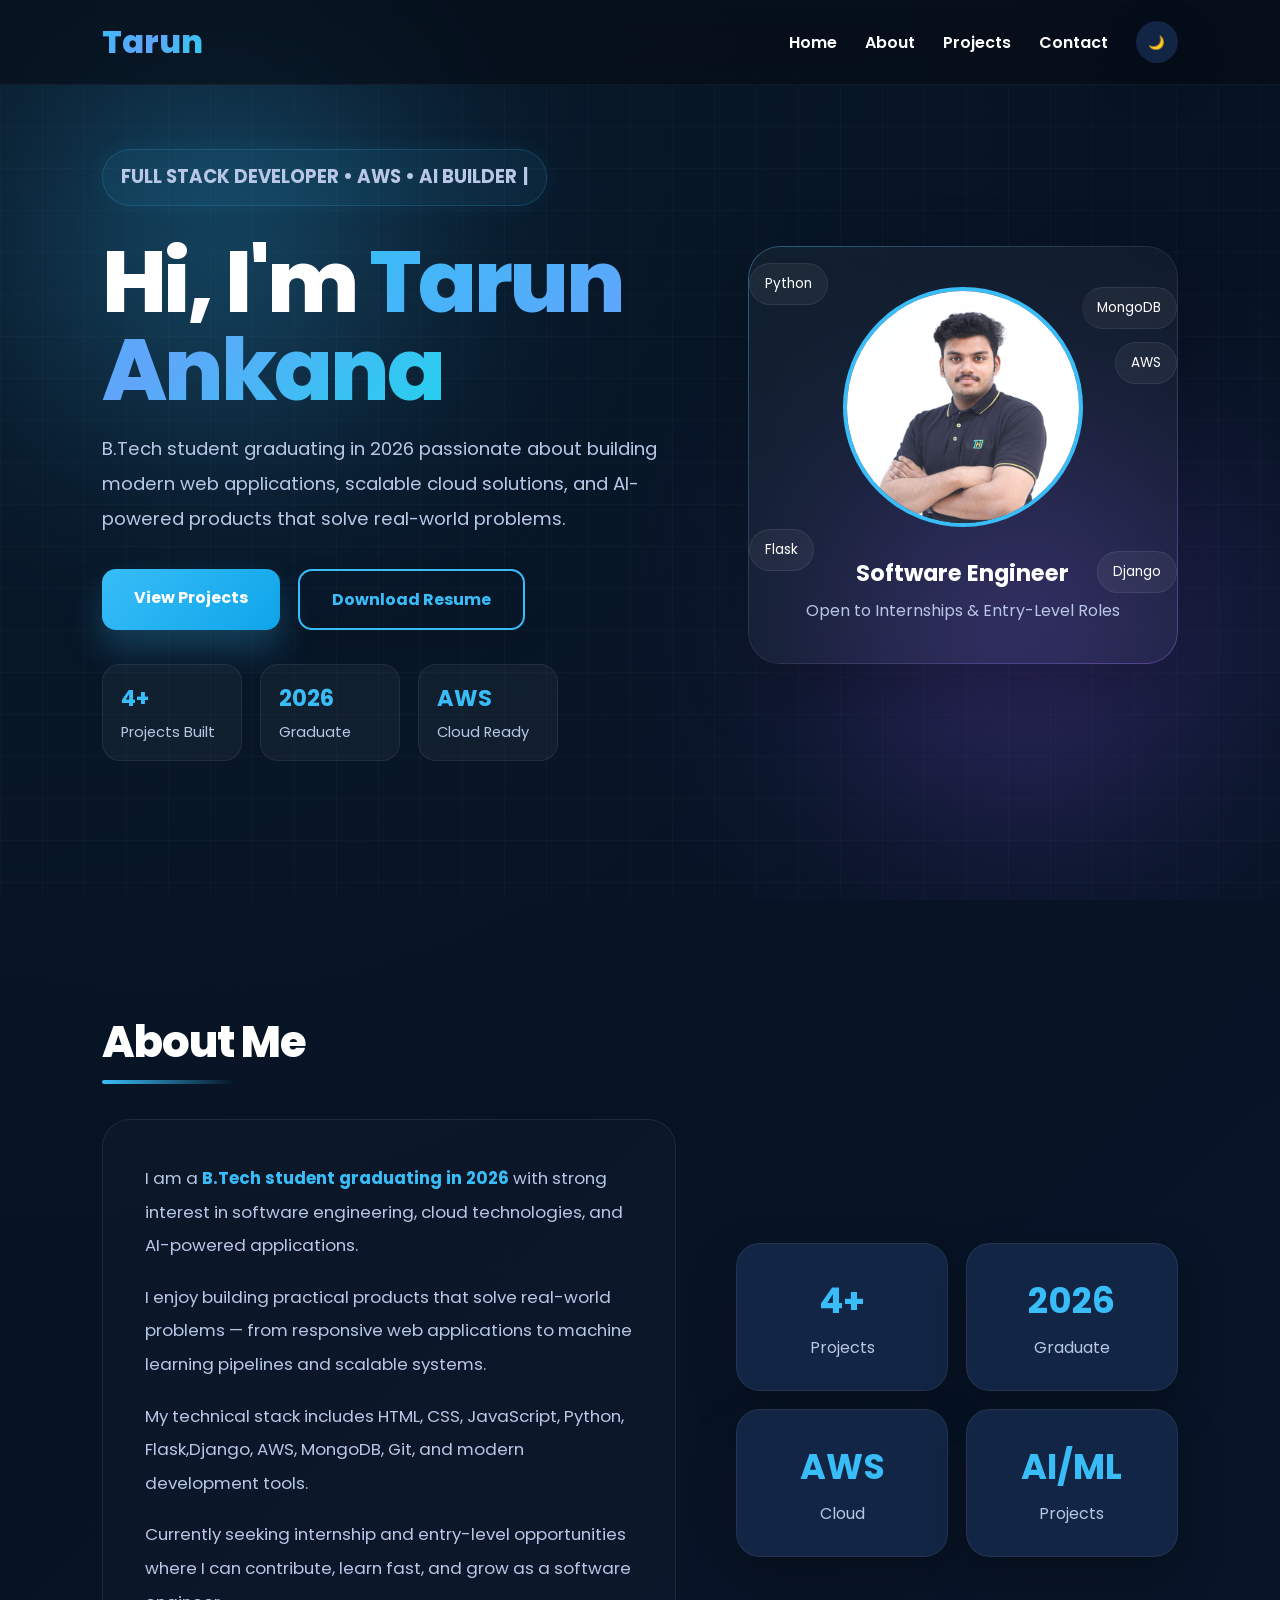
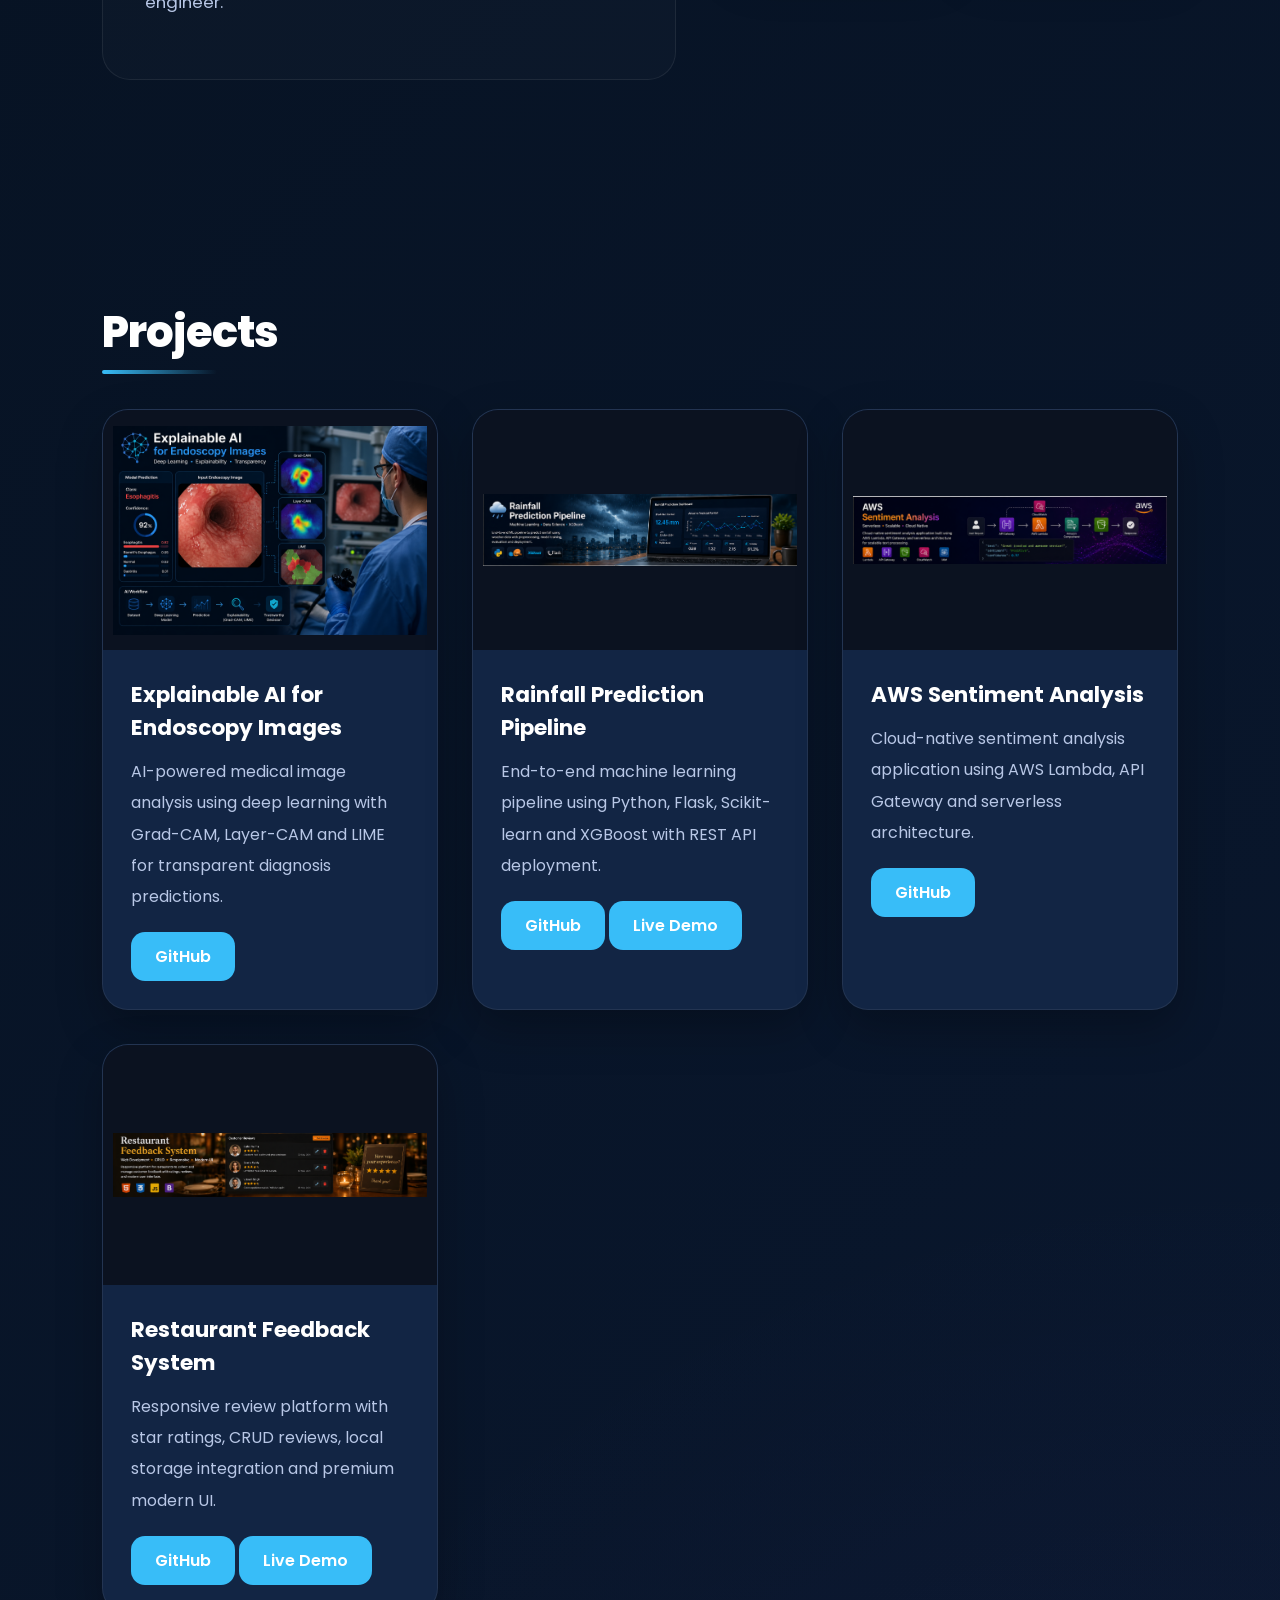
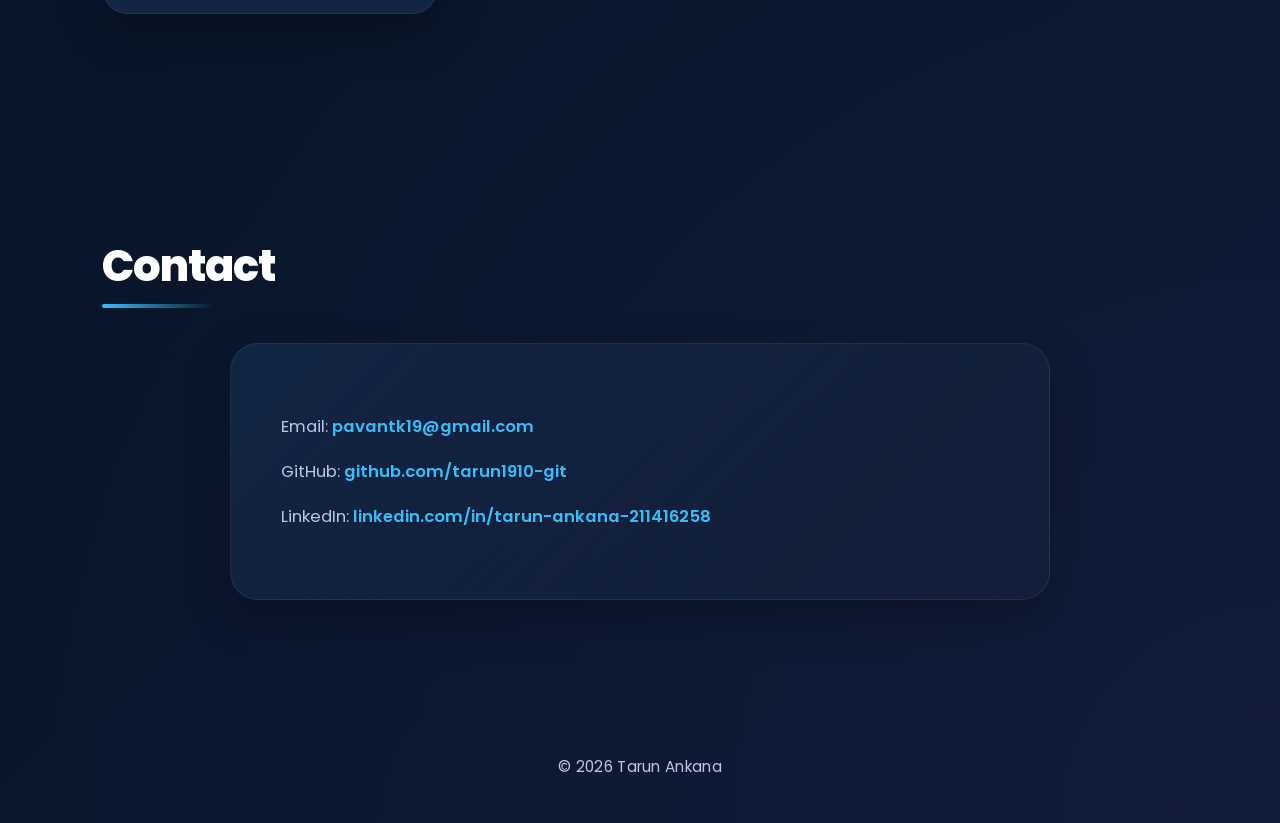
<file: index.html>
<!-- index.html -->
<!DOCTYPE html>
<html lang="en">
<head>
<meta charset="UTF-8">
<meta name="viewport" content="width=device-width, initial-scale=1.0">
<title>Tarun Ankana | Portfolio</title>

<link rel="preconnect" href="https://fonts.googleapis.com">
<link rel="stylesheet" href="https://fonts.googleapis.com/css2?family=Poppins:wght@300;400;500;600;700;800&display=swap">
<link rel="stylesheet" href="style.css">
</head>

<body>

<!-- NAVBAR -->
<nav>
    <div class="logo">Tarun</div>

    <ul>
        <li><a href="#home">Home</a></li>
        <li><a href="#about">About</a></li>
        <li><a href="#projects">Projects</a></li>
        <li><a href="#contact">Contact</a></li>
        <li><button class="toggle" onclick="toggleTheme()">🌙</button></li>
    </ul>
</nav>

<!-- HERO -->
<section class="hero" id="home">

    <div class="blur b1"></div>
    <div class="blur b2"></div>

    <div class="hero-content">

        <!-- LEFT SIDE -->
        <div class="hero-left">

            <p class="hero-role">FULL STACK DEVELOPER • AWS • AI BUILDER</p>

            <h1>
                Hi, I'm <span>Tarun Ankana</span>
            </h1>

            <p>
                B.Tech student graduating in 2026 passionate about building
                modern web applications, scalable cloud solutions, and
                AI-powered products that solve real-world problems.
            </p>

            <div class="buttons">
                <a href="#projects" class="btn primary">View Projects</a>
                 <a href="Tarun_Ankana_Resume (4).pdf" download class="btn outline">
                    Download Resume
                </a>
            </div>

            <div class="hero-stats">

                <div class="stat">
                    <h3>4+</h3>
                    <span>Projects Built</span>
                </div>

                <div class="stat">
                    <h3>2026</h3>
                    <span>Graduate</span>
                </div>

                <div class="stat">
                    <h3>AWS</h3>
                    <span>Cloud Ready</span>
                </div>

            </div>

        </div>

        <!-- RIGHT SIDE -->
        <div class="hero-right">

            <div class="profile-card">

                <span class="tag t1">Python</span>
                <span class="tag t2">AWS</span>
                <span class="tag t3">Flask</span>
                <span class="tag t4">Django</span>
                <span class="tag t5">MongoDB</span>

                <img src="images/myprofile.jpg" class="profile">

                <h3>Software Engineer</h3>
                <p>Open to Internships & Entry-Level Roles</p>

            </div>

        </div>

    </div>

</section>
<!-- ABOUT -->
<section class="about reveal" id="about">

<h2 class="title">About Me</h2>

<div class="about-wrapper">

<div class="about-left">

<p class="intro">
I am a <span>B.Tech student graduating in 2026</span> with strong interest in
software engineering, cloud technologies, and AI-powered applications.
</p>

<p>
I enjoy building practical products that solve real-world problems — from
responsive web applications to machine learning pipelines and scalable systems.
</p>

<p>
My technical stack includes HTML, CSS, JavaScript, Python, Flask,Django, AWS,
MongoDB, Git, and modern development tools.
</p>

<p>
Currently seeking internship and entry-level opportunities where I can
contribute, learn fast, and grow as a software engineer.
</p>

</div>

<div class="about-right">

<div class="stat-card">
<h3>4+</h3>
<span>Projects</span>
</div>

<div class="stat-card">
<h3>2026</h3>
<span>Graduate</span>
</div>

<div class="stat-card">
<h3>AWS</h3>
<span>Cloud</span>
</div>

<div class="stat-card">
<h3>AI/ML</h3>
<span>Projects</span>
</div>

</div>

</div>
</section>

<!-- PROJECTS -->
<section class="reveal" id="projects">

<h2 class="title">Projects</h2>

<div class="grid">

<!-- CARD 1 -->
<div class="card">

<img src="images/doctor.png" class="project-img">

<div class="card-content">
<h3>Explainable AI for Endoscopy Images</h3>

<p>
AI-powered medical image analysis using deep learning with Grad-CAM,
Layer-CAM and LIME for transparent diagnosis predictions.
</p>

<a href="https://github.com/tarun1910-git/Explainable-AI"
target="_blank" class="small-btn">GitHub</a>
</div>

</div>

<!-- CARD 2 -->
<div class="card">

<img src="images/Rainfall.png" class="project-img">

<div class="card-content">
<h3>Rainfall Prediction Pipeline</h3>

<p>
End-to-end machine learning pipeline using Python, Flask,
Scikit-learn and XGBoost with REST API deployment.
</p>

<a href="https://github.com/tarun1910-git/Rain_Prediction_Pipeline_Flask"
target="_blank" class="small-btn">GitHub</a>
<a href="https://rain-prediction-pipeline-flask.onrender.com"
target="_blank" class="small-btn">Live Demo</a>
</div>

</div>

<!-- CARD 3 -->
<div class="card">

<img src="images/Sentiment.png" class="project-img">

<div class="card-content">
<h3>AWS Sentiment Analysis</h3>

<p>
Cloud-native sentiment analysis application using AWS Lambda,
API Gateway and serverless architecture.
</p>

<a href="https://github.com/tarun1910-git/AWS-SERVERLESS-SENTIMENT-ANALYSIS"
target="_blank" class="small-btn">GitHub</a>
</div>

</div>

<!-- CARD 4 -->
<div class="card">

<img src="images/restaurant.png" class="project-img">

<div class="card-content">
<h3>Restaurant Feedback System</h3>

<p>
Responsive review platform with star ratings, CRUD reviews,
local storage integration and premium modern UI.
</p>

<a href="https://github.com/tarun1910-git/Restaurant-Feedback"
target="_blank" class="small-btn">GitHub</a>
<a href="https://tarun1910-git.github.io/Restaurant-Feedback/"
target="_blank" class="small-btn">Live Demo</a>
</div>

</div>

</div>
</section>

<!-- CONTACT -->
<section class="reveal" id="contact">

<h2 class="title">Contact</h2>

<div class="contact-box">

<p>Email:
<a href="mailto:pavantk19@gmail.com">
pavantk19@gmail.com
</a>
</p>

<p>GitHub:
<a href="https://github.com/tarun1910-git" target="_blank">
github.com/tarun1910-git
</a>
</p>

<p>LinkedIn:
<a href="https://linkedin.com/in/tarun-ankana-211416258"
target="_blank">
linkedin.com/in/tarun-ankana-211416258
</a>
</p>

</div>

</section>

<footer>
© 2026 Tarun Ankana
</footer>

<script src="script.js"></script>

</body>
</html>
</file>
<file: style.css>
/* =====================================
   FINAL ELITE PORTFOLIO CSS
===================================== */

@import url('https://fonts.googleapis.com/css2?family=Poppins:wght@300;400;500;600;700;800&display=swap');

*{
    margin:0;
    padding:0;
    box-sizing:border-box;
    scroll-behavior:smooth;
}

:root{
    --bg:#06111f;
    --bg2:#0a1830;
    --card:#122544;
    --text:#ffffff;
    --muted:#b8c7e6;
    --blue:#38bdf8;
    --blue2:#0ea5e9;
    --border:rgba(255,255,255,.07);
    --shadow:0 18px 45px rgba(0,0,0,.25);
}

body.light{
    --bg:#f8fafc;
    --bg2:#e8eef8;
    --card:#ffffff;
    --text:#111827;
    --muted:#475569;
    --blue:#2563eb;
    --blue2:#1d4ed8;
    --border:rgba(0,0,0,.08);
    --shadow:0 14px 30px rgba(0,0,0,.08);
}

body{
    font-family:'Poppins',sans-serif;
    background:linear-gradient(135deg,var(--bg),var(--bg2));
    color:var(--text);
    overflow-x:hidden;
    transition:.35s ease;
}

/* ================= NAVBAR ================= */

nav{
    position:fixed;
    top:0;
    left:0;
    width:100%;
    padding:18px 8%;
    display:flex;
    justify-content:space-between;
    align-items:center;
    background:rgba(5,10,20,.60);
    backdrop-filter:blur(14px);
    z-index:1000;
}

body.light nav{
    background:rgba(255,255,255,.80);
}

.logo{
    font-size:1.8rem;
    font-weight:800;
    color:var(--blue);
}

nav ul{
    list-style:none;
    display:flex;
    align-items:center;
    gap:28px;
}

nav ul li a{
    text-decoration:none;
    color:var(--text);
    font-weight:600;
    position:relative;
    transition:.3s;
}

nav ul li a::after{
    content:'';
    position:absolute;
    left:0;
    bottom:-6px;
    width:0%;
    height:2px;
    background:var(--blue);
    transition:.3s;
}

nav ul li a:hover{
    color:var(--blue);
}

nav ul li a:hover::after{
    width:100%;
}

.toggle{
    width:42px;
    height:42px;
    border:none;
    border-radius:50%;
    background:var(--card);
    color:var(--text);
    cursor:pointer;
    box-shadow:var(--shadow);
}

/* ================= GLOBAL ================= */

section{
    padding:90px 8%;
}

.title{
    font-size:2.3rem;
    font-weight:800;
    margin-bottom:45px;
    position:relative;
    display:inline-block;
}

.title::after{
    content:'';
    position:absolute;
    left:0;
    bottom:-10px;
    width:65%;
    height:4px;
    border-radius:20px;
    background:linear-gradient(90deg,var(--blue),transparent);
}

/* ================= HERO ================= */

.hero{
    min-height:100vh;
    padding:120px 8% 80px;
    display:flex;
    align-items:center;
    justify-content:center;
    position:relative;
    overflow:hidden;
}

.hero::before{
    content:"";
    position:absolute;
    inset:0;
    background:
    linear-gradient(rgba(255,255,255,.02) 1px, transparent 1px),
    linear-gradient(90deg, rgba(255,255,255,.02) 1px, transparent 1px);
    background-size:42px 42px;
}

body.light .hero::before{
    background:
    linear-gradient(rgba(0,0,0,.03) 1px, transparent 1px),
    linear-gradient(90deg, rgba(0,0,0,.03) 1px, transparent 1px);
}

.blur{
    position:absolute;
    border-radius:50%;
    filter:blur(120px);
    opacity:.35;
    animation:floatBlob 8s ease-in-out infinite;
}

.b1{
    width:340px;
    height:340px;
    background:#38bdf8;
    top:8%;
    left:4%;
}

.b2{
    width:360px;
    height:360px;
    background:#8b5cf6;
    right:6%;
    bottom:10%;
    animation-delay:2s;
}

@keyframes floatBlob{
    0%,100%{transform:translate(0,0);}
    50%{transform:translate(30px,-25px);}
}

.hero-content{
    width:100%;
    max-width:1280px;
    display:grid;
    grid-template-columns:1.15fr .85fr;
    gap:70px;
    align-items:center;
    position:relative;
    z-index:2;
}

.hero-role{
    display:inline-block;
    padding:10px 18px;
    border-radius:50px;
    background:rgba(56,189,248,.08);
    border:1px solid rgba(56,189,248,.18);
    color:var(--blue);
    font-size:.95rem;
    font-weight:700;
    margin-bottom:22px;
}

.hero-left h1{
    font-size:4.6rem;
    line-height:1.08;
    font-weight:800;
    margin-bottom:18px;
}

.hero-left h1 span{
    color:var(--blue);
}

.hero-left p{
    max-width:620px;
    color:var(--muted);
    font-size:1.1rem;
    line-height:1.9;
    margin-bottom:32px;
}

.buttons{
    display:flex;
    gap:18px;
    flex-wrap:wrap;
    margin-bottom:34px;
}

.btn{
    padding:16px 32px;
    border-radius:14px;
    text-decoration:none;
    font-weight:700;
    transition:.3s ease;
}

.primary{
    background:linear-gradient(135deg,var(--blue),var(--blue2));
    color:#fff;
    box-shadow:0 16px 32px rgba(56,189,248,.25);
}

.primary:hover{
    transform:translateY(-5px);
}

.outline{
    border:2px solid var(--blue);
    color:var(--blue);
}

.outline:hover{
    background:var(--blue);
    color:#fff;
    transform:translateY(-5px);
}

.hero-stats{
    display:flex;
    gap:18px;
    flex-wrap:wrap;
}

.hero-stats .stat{
    background:rgba(255,255,255,.04);
    border:1px solid rgba(255,255,255,.07);
    padding:16px 18px;
    border-radius:18px;
    min-width:140px;
}

.hero-stats .stat h3{
    color:var(--blue);
    font-size:1.4rem;
    margin-bottom:4px;
}

.hero-stats .stat span{
    color:var(--muted);
    font-size:.92rem;
}

/* RIGHT */

.hero-right{
    display:flex;
    justify-content:center;
}

.profile-card{
    width:390px;
    padding:34px;
    text-align:center;
    position:relative;
    border-radius:28px;
    background:rgba(255,255,255,.04);
    border:1px solid rgba(255,255,255,.08);
    backdrop-filter:blur(14px);
    box-shadow:0 24px 70px rgba(0,0,0,.28);
}

.profile{
    width:225px;
    height:225px;
    border-radius:50%;
    object-fit:cover;
    border:4px solid var(--blue);
    margin-bottom:22px;
    animation:floatPic 4s ease-in-out infinite;
}

@keyframes floatPic{
    0%,100%{transform:translateY(0);}
    50%{transform:translateY(-8px);}
}

.profile-card h3{
    font-size:1.4rem;
    margin-bottom:8px;
}

.profile-card p{
    color:var(--muted);
}

.tag{
    position:absolute;
    padding:10px 15px;
    border-radius:50px;
    background:rgba(255,255,255,.05);
    border:1px solid rgba(255,255,255,.08);
    color:#fff;
    font-size:.85rem;
}

.t1{top:16px;left:0px;}
.t2{top:95px;right: 0px;}
.t3{bottom:92px;left:0px;}
.t4{bottom:70px;right:0px;}
.t5{border-left:140px;right:0px;}

/* ================= ABOUT ================= */

.about-wrapper{
    display:grid;
    grid-template-columns:1.3fr 1fr;
    gap:60px;
    align-items:center;
}

.about-left{
    background:rgba(255,255,255,.02);
    padding:35px;
    border-radius:24px;
    border:1px solid var(--border);
}

.about-left p{
    color:var(--muted);
    line-height:2;
    margin-bottom:18px;
}

.about-left span{
    color:var(--blue);
    font-weight:700;
}

.about-right{
    display:grid;
    grid-template-columns:1fr 1fr;
    gap:18px;
}

.stat-card{
    background:var(--card);
    padding:30px 20px;
    border-radius:18px;
    text-align:center;
    border:1px solid var(--border);
    box-shadow:var(--shadow);
    transition:.35s;
}

.stat-card:hover{
    transform:translateY(-8px);
}

.stat-card h3{
    font-size:2rem;
    color:var(--blue);
    margin-bottom:8px;
}

.stat-card span{
    color:var(--muted);
}

/* ================= PROJECTS ================= */

.grid{
    display:grid;
    grid-template-columns:repeat(auto-fit,minmax(320px,1fr));
    gap:28px;
}

.card{
    background:var(--card);
    border-radius:22px;
    overflow:hidden;
    border:1px solid var(--border);
    box-shadow:var(--shadow);
    transition:.35s;
}

.card:hover{
    transform:translateY(-10px);
}

.project-img{
    width:100%;
    aspect-ratio:16/9;
    object-fit:contain;
    background:#0b1220;
    padding:10px;
    display:block;
}

.card-content{
    padding:24px;
}

.card-content h3{
    font-size:1.25rem;
    margin-bottom:12px;
}

.card-content p{
    color:var(--muted);
    line-height:1.8;
    margin-bottom:20px;
    min-height:110px;
}

.small-btn{
    display:inline-block;
    padding:11px 18px;
    background:var(--blue);
    color:#fff;
    border-radius:10px;
    text-decoration:none;
    font-weight:600;
}

.small-btn:hover{
    background:var(--blue2);
}

/* ================= CONTACT ================= */

.contact-box{
    max-width:750px;
    margin:auto;
    background:var(--card);
    padding:40px;
    border-radius:22px;
    border:1px solid var(--border);
    box-shadow:var(--shadow);
}

.contact-box p{
    margin:16px 0;
    color:var(--muted);
}

.contact-box a{
    color:var(--blue);
    text-decoration:none;
    font-weight:600;
}

.contact-box a:hover{
    color:var(--blue2);
}

/* ================= FOOTER ================= */

footer{
    text-align:center;
    padding:35px;
    color:var(--muted);
}

/* ================= REVEAL ================= */

.reveal{
    opacity:0;
    transform:translateY(40px);
    transition:1s ease;
}

.reveal.active{
    opacity:1;
    transform:translateY(0);
}

/* ================= RESPONSIVE ================= */

@media(max-width:1024px){

.hero-content{
    grid-template-columns:1fr;
    text-align:center;
}

.hero-left p{
    margin:auto auto 30px;
}

.buttons,
.hero-stats{
    justify-content:center;
}

.about-wrapper{
    grid-template-columns:1fr;
}

}

@media(max-width:768px){

nav{
    padding:16px 5%;
}

nav ul{
    gap:14px;
}

nav ul li a{
    font-size:.85rem;
}

section{
    padding:75px 6%;
}

.hero-left h1{
    font-size:2.8rem;
}

.hero-left p{
    font-size:1rem;
}

.buttons{
    flex-direction:column;
    align-items:center;
}

.btn{
    width:240px;
    text-align:center;
}

.profile-card{
    width:100%;
    max-width:360px;
}

.profile{
    width:180px;
    height:180px;
}

.tag{
    display:none;
}

.grid{
    grid-template-columns:1fr;
}

.about-right{
    grid-template-columns:1fr 1fr;
}

}

@media(max-width:600px){

.about-right{
    grid-template-columns:1fr;
}

.hero-left h1{
    font-size:2.2rem;
}

.title{
    font-size:1.8rem;
}

.project-img{
    height:190px;
}

}
/* =====================================
   GOD LEVEL PORTFOLIO UPGRADE
   Paste below current CSS
===================================== */

/* ---------- GLOBAL ---------- */

html{
    scroll-padding-top:90px;
}

body{
    background:
    radial-gradient(circle at top left, rgba(56,189,248,.06), transparent 30%),
    radial-gradient(circle at bottom right, rgba(139,92,246,.06), transparent 30%),
    linear-gradient(135deg,var(--bg),var(--bg2));
}

section{
    padding:110px 8%;
}

.title{
    font-size:2.7rem;
    font-weight:800;
    letter-spacing:-1px;
}

/* ---------- NAVBAR ---------- */

nav{
    padding:18px 8%;
    border-bottom:1px solid rgba(255,255,255,.04);
}

.logo{
    font-size:2rem;
    background:linear-gradient(135deg,#38bdf8,#60a5fa,#22d3ee);
    -webkit-background-clip:text;
    -webkit-text-fill-color:transparent;
}

/* ---------- HERO ---------- */

.hero{
    min-height:100vh;
    padding-top:90px;
}

.hero-content{
    gap:90px;
}

.hero-left h1{
    font-size:5.4rem;
    line-height:1.02;
    letter-spacing:-3px;
}

.hero-left h1 span{
    background:linear-gradient(135deg,#38bdf8,#60a5fa,#22d3ee);
    -webkit-background-clip:text;
    -webkit-text-fill-color:transparent;
}

.hero-left p{
    font-size:1.15rem;
    max-width:640px;
}

.hero-role{
    box-shadow:0 0 25px rgba(56,189,248,.08);
}

/* typing cursor effect */
.hero-role::after{
    content:"|";
    margin-left:6px;
    animation:blink .8s infinite;
}

@keyframes blink{
    50%{opacity:0;}
}

/* buttons */
.btn{
    box-shadow:0 12px 30px rgba(0,0,0,.12);
}

.primary{
    box-shadow:0 18px 35px rgba(56,189,248,.25);
}

.primary:hover{
    transform:translateY(-6px) scale(1.03);
}

.outline:hover{
    transform:translateY(-6px);
}

/* stats */
.hero-stats .stat{
    transition:.35s ease;
}

.hero-stats .stat:hover{
    transform:translateY(-6px);
    box-shadow:0 18px 30px rgba(56,189,248,.08);
}

/* right card */
.profile-card{
    width:430px;
    padding:40px;
    border-radius:32px;
}

.profile{
    width:240px;
    height:240px;
}

/* glow ring */
.profile-card::before{
    content:"";
    position:absolute;
    inset:-1px;
    border-radius:32px;
    padding:1px;
    background:linear-gradient(135deg,rgba(56,189,248,.35),transparent,rgba(139,92,246,.35));
    -webkit-mask:
        linear-gradient(#fff 0 0) content-box,
        linear-gradient(#fff 0 0);
    -webkit-mask-composite:xor;
            mask-composite:exclude;
}

/* ---------- ABOUT ---------- */

.about-left{
    padding:42px;
    border-radius:28px;
}

.about-left p{
    font-size:1.05rem;
}

.stat-card{
    border-radius:24px;
}

.stat-card h3{
    font-size:2.2rem;
}

/* ---------- PROJECTS ---------- */

.grid{
    gap:34px;
}

.card{
    border-radius:26px;
    overflow:hidden;
}

.card:hover{
    transform:translateY(-12px) scale(1.015);
    box-shadow:0 30px 55px rgba(0,0,0,.30);
}

.project-img{
    height:240px;
}

.card-content{
    padding:28px;
}

.card-content h3{
    font-size:1.35rem;
}

.card-content p{
    line-height:1.95;
}

.small-btn{
    padding:12px 24px;
    border-radius:14px;
}

.small-btn:hover{
    transform:translateY(-4px);
}

/* ---------- CONTACT ---------- */

.contact-box{
    max-width:820px;
    padding:50px;
    border-radius:28px;
    background:
    linear-gradient(135deg,var(--card),rgba(255,255,255,.02));
}

.contact-box p{
    font-size:1.04rem;
    margin:20px 0;
}

.contact-box a:hover{
    padding-left:8px;
}

/* ---------- FOOTER ---------- */

footer{
    padding:45px;
    font-size:.95rem;
    letter-spacing:.3px;
}

/* ---------- SCROLLBAR ---------- */

::-webkit-scrollbar{
    width:10px;
}

::-webkit-scrollbar-track{
    background:#08111f;
}

::-webkit-scrollbar-thumb{
    background:linear-gradient(var(--blue),#1d4ed8);
    border-radius:20px;
}

/* ---------- RESPONSIVE ---------- */

@media(max-width:1024px){

.hero-left h1{
    font-size:4.3rem;
}

.profile-card{
    width:390px;
}

.hero-content{
    gap:60px;
}

}

@media(max-width:768px){

section{
    padding:80px 6%;
}

.hero-left h1{
    font-size:3rem;
    letter-spacing:-1px;
}

.title{
    font-size:2rem;
}

.profile-card{
    width:100%;
    max-width:360px;
    padding:30px;
}

.profile{
    width:180px;
    height:180px;
}

.project-img{
    height:210px;
}

}

@media(max-width:480px){

.hero-left h1{
    font-size:2.4rem;
}

.title{
    font-size:1.7rem;
}

.contact-box{
    padding:30px 22px;
}

.project-img{
    height:190px;
}

}
</file>
